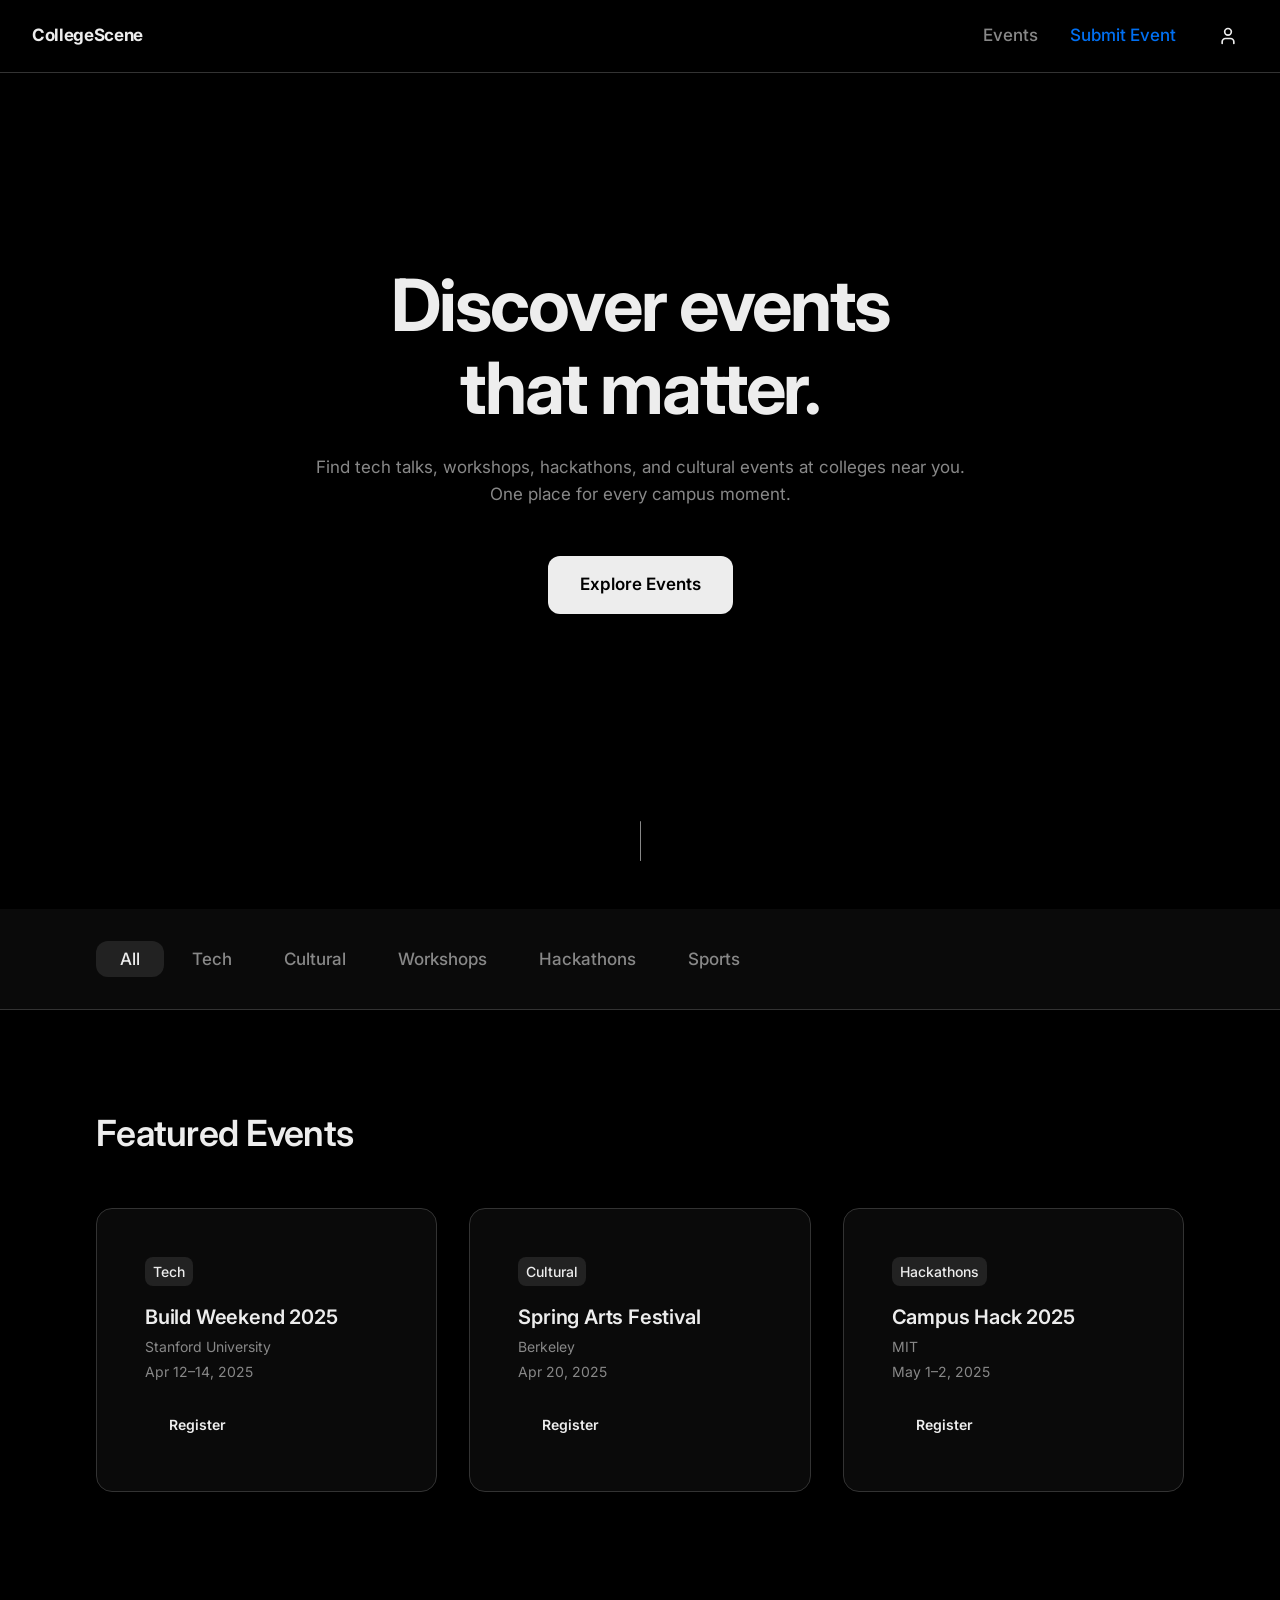
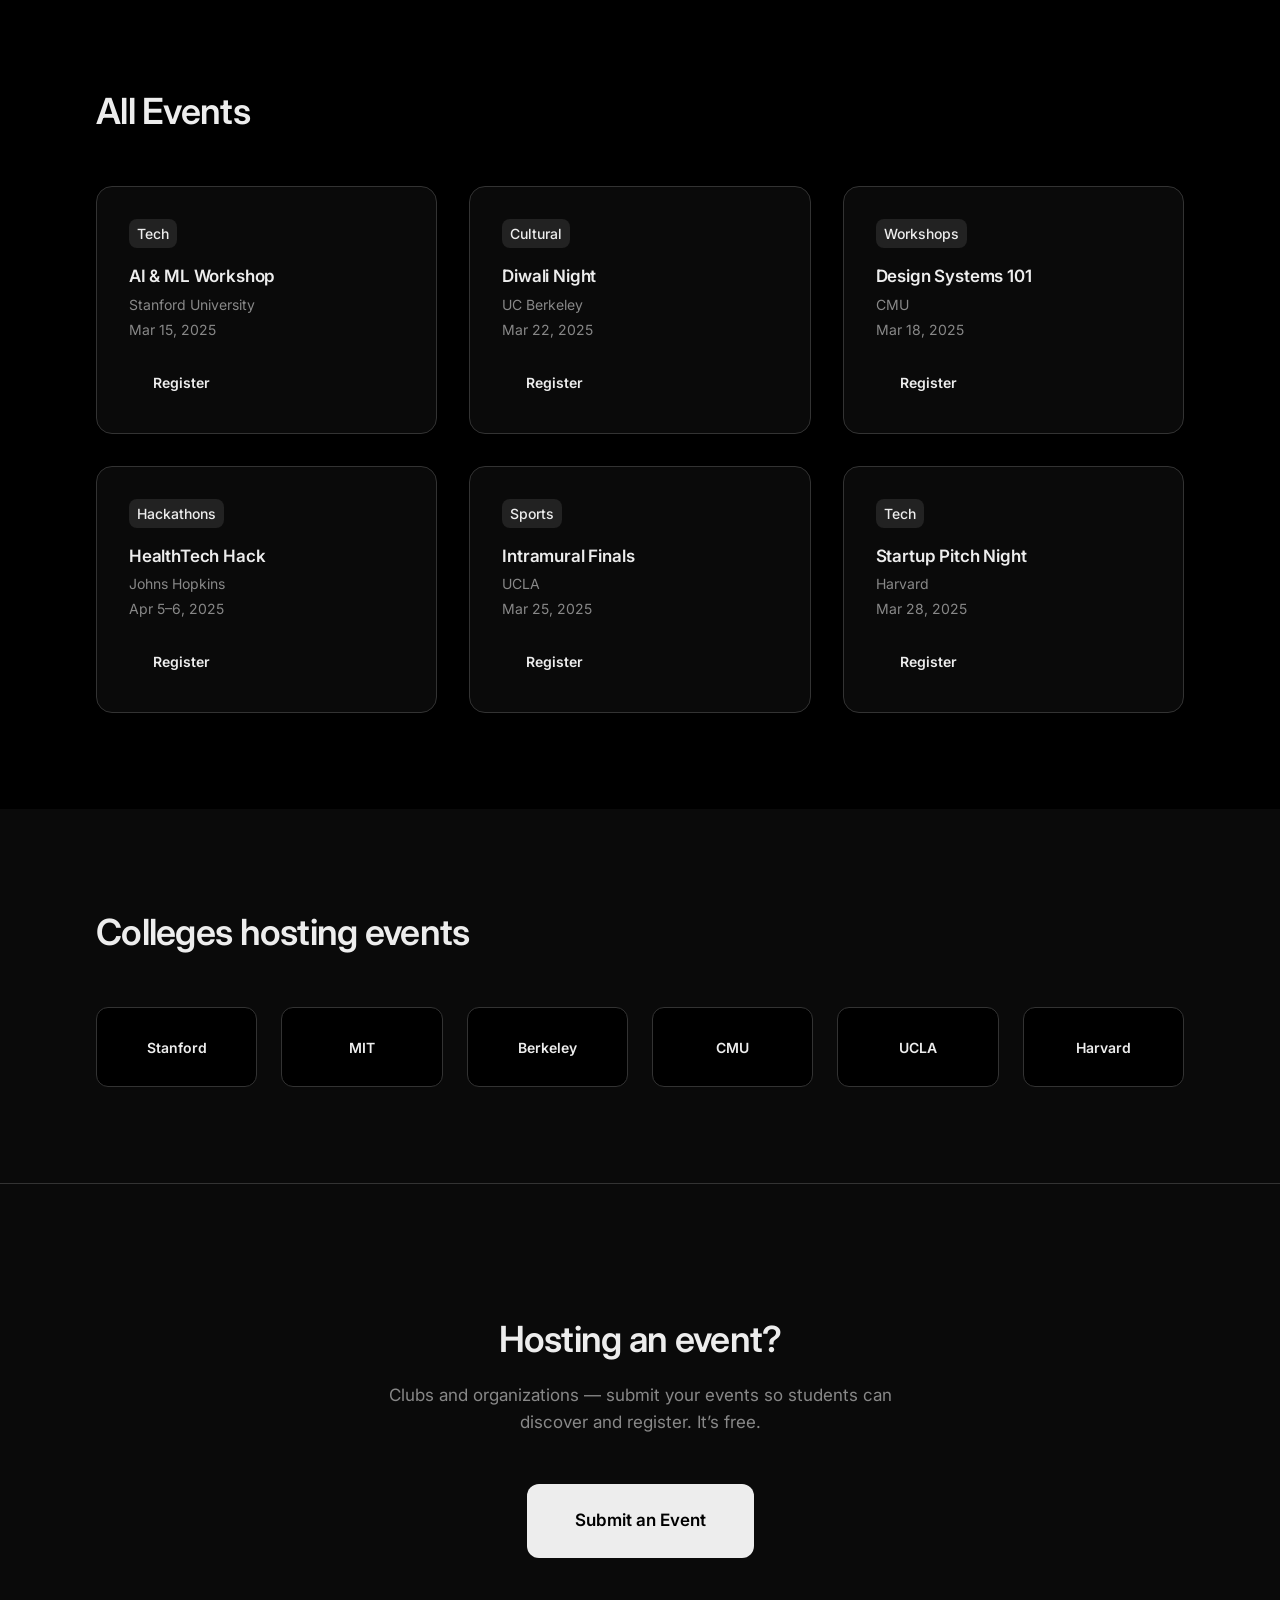
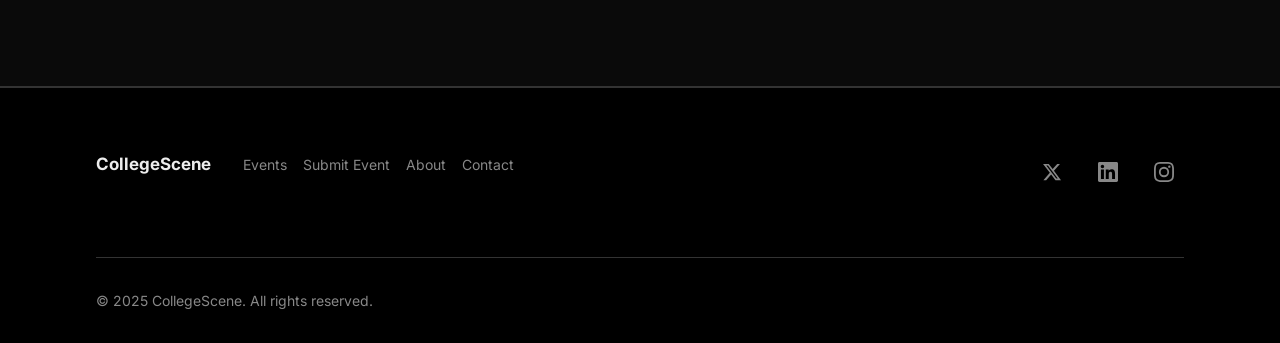
<file: index.html>
<!DOCTYPE html>
<html lang="en">

<head>
  <meta charset="UTF-8">
  <meta name="viewport" content="width=device-width, initial-scale=1.0">
  <meta name="description"
    content="Discover and browse college events : tech talks, workshops, hackathons, cultural events, and more.">
  <title>CollegeScene</title>
  <link rel="stylesheet" href="styles.css">
  <link rel="preconnect" href="https://fonts.googleapis.com">
  <link rel="preconnect" href="https://fonts.gstatic.com" crossorigin>
  <link href="https://fonts.googleapis.com/css2?family=Inter:wght@400;500;600;700&display=swap" rel="stylesheet">
</head>

<body>
  <!-- ========== NAVBAR ========== -->
  <header class="navbar" role="banner">
    <div class="navbar__inner">
      <a href="/" class="navbar__logo" aria-label="CollegeScene — Home">
        <span class="navbar__logo-text">CollegeScene</span>
      </a>
      <div class="navbar__actions">
        <nav class="navbar__nav" aria-label="Main navigation">
          <ul class="navbar__list">
            <li><a href="events.html" class="navbar__link">Events</a></li>
            <li><a href="#submit" class="navbar__link navbar__link--cta">Submit Event</a></li>
          </ul>
        </nav>
        <button type="button" class="navbar__profile" aria-label="View profile">
          <svg class="navbar__profile-icon" width="20" height="20" viewBox="0 0 24 24" fill="none" stroke="currentColor"
            stroke-width="2" stroke-linecap="round" stroke-linejoin="round" aria-hidden="true">
            <path d="M19 21v-2a4 4 0 0 0-4-4H9a4 4 0 0 0-4 4v2"></path>
            <circle cx="12" cy="7" r="4"></circle>
          </svg>
        </button>
        <button type="button" class="navbar__menu-toggle" aria-label="Open menu" aria-expanded="false"
          aria-controls="mobile-menu">
          <span class="navbar__menu-icon"></span>
          <span class="navbar__menu-icon"></span>
          <span class="navbar__menu-icon"></span>
        </button>
      </div>
    </div>
    <div id="mobile-menu" class="navbar__mobile" aria-hidden="true">
      <ul class="navbar__mobile-list">
        <li><a href="events.html" class="navbar__mobile-link">Events</a></li>
        <li><a href="#submit" class="navbar__mobile-link">Submit Event</a></li>
      </ul>
    </div>
  </header>

  <main>
    <!-- ========== HERO ========== -->
    <section class="hero" aria-labelledby="hero-heading">
      <div class="hero__content">
        <h1 id="hero-heading" class="hero__title">
          Discover events<br>that matter.
        </h1>
        <p class="hero__subtext">
          Find tech talks, workshops, hackathons, and cultural events at colleges near you. One place for every campus
          moment.
        </p>
        <div class="hero__ctas">
          <a href="events.html" class="btn btn--primary">Explore Events</a>
        </div>
      </div>
      <div class="hero__scroll-hint" aria-hidden="true">
        <span class="hero__scroll-line"></span>
      </div>
    </section>

    <!-- ========== CATEGORY FILTERS ========== -->
    <section class="filters" id="categories" aria-labelledby="filters-heading">
      <div class="container">
        <h2 id="filters-heading" class="visually-hidden">Filter by category</h2>
        <div class="filters__tabs" role="tablist" aria-label="Event categories">
          <button type="button" class="filters__tab active" role="tab" aria-selected="true" aria-controls="panel-all"
            id="tab-all">All</button>
          <button type="button" class="filters__tab" role="tab" aria-selected="false" aria-controls="panel-tech"
            id="tab-tech">Tech</button>
          <button type="button" class="filters__tab" role="tab" aria-selected="false" aria-controls="panel-cultural"
            id="tab-cultural">Cultural</button>
          <button type="button" class="filters__tab" role="tab" aria-selected="false" aria-controls="panel-workshops"
            id="tab-workshops">Workshops</button>
          <button type="button" class="filters__tab" role="tab" aria-selected="false" aria-controls="panel-hackathons"
            id="tab-hackathons">Hackathons</button>
          <button type="button" class="filters__tab" role="tab" aria-selected="false" aria-controls="panel-sports"
            id="tab-sports">Sports</button>
        </div>
      </div>
    </section>

    <!-- ========== FEATURED EVENTS ========== -->
    <section class="featured" aria-labelledby="featured-heading">
      <div class="container">
        <h2 id="featured-heading" class="section-heading">Featured Events</h2>
        <div class="featured__grid">
          <article class="card card--featured" tabindex="0" onclick="window.location.href='event-pop-up.html'" style="cursor: pointer;">
            <span class="card__tag" aria-hidden="true">Tech</span>
            <h3 class="card__title">Build Weekend 2025</h3>
            <p class="card__college">Stanford University</p>
            <time class="card__date" datetime="2025-04-12">Apr 12–14, 2025</time>
            <a href="event-pop-up.html" class="btn btn--small card__cta">Register</a>
          </article>
          <article class="card card--featured" tabindex="0" onclick="window.location.href='event-pop-up.html'" style="cursor: pointer;">
            <span class="card__tag" aria-hidden="true">Cultural</span>
            <h3 class="card__title">Spring Arts Festival</h3>
            <p class="card__college">Berkeley</p>
            <time class="card__date" datetime="2025-04-20">Apr 20, 2025</time>
            <a href="event-pop-up.html" class="btn btn--small card__cta">Register</a>
          </article>
          <article class="card card--featured" tabindex="0" onclick="window.location.href='event-pop-up.html'" style="cursor: pointer;">
            <span class="card__tag" aria-hidden="true">Hackathons</span>
            <h3 class="card__title">Campus Hack 2025</h3>
            <p class="card__college">MIT</p>
            <time class="card__date" datetime="2025-05-01">May 1–2, 2025</time>
            <a href="event-pop-up.html" class="btn btn--small card__cta">Register</a>
          </article>
        </div>
      </div>
    </section>

    <!-- ========== EVENT DISCOVERY GRID ========== -->
    <section class="events" id="events" aria-labelledby="events-heading">
      <div class="container">
        <h2 id="events-heading" class="section-heading">All Events</h2>
        <div class="events__grid">
          <article class="card" tabindex="0" onclick="window.location.href='event-pop-up.html'" style="cursor: pointer;">
            <span class="card__tag">Tech</span>
            <h3 class="card__title">AI & ML Workshop</h3>
            <p class="card__college">Stanford University</p>
            <time class="card__date" datetime="2025-03-15">Mar 15, 2025</time>
            <a href="event-pop-up.html" class="btn btn--small card__cta">Register</a>
          </article>
          <article class="card" tabindex="0" onclick="window.location.href='event-pop-up.html'" style="cursor: pointer;">
            <span class="card__tag">Cultural</span>
            <h3 class="card__title">Diwali Night</h3>
            <p class="card__college">UC Berkeley</p>
            <time class="card__date" datetime="2025-03-22">Mar 22, 2025</time>
            <a href="event-pop-up.html" class="btn btn--small card__cta">Register</a>
          </article>
          <article class="card" tabindex="0" onclick="window.location.href='event-pop-up.html'" style="cursor: pointer;">
            <span class="card__tag">Workshops</span>
            <h3 class="card__title">Design Systems 101</h3>
            <p class="card__college">CMU</p>
            <time class="card__date" datetime="2025-03-18">Mar 18, 2025</time>
            <a href="event-pop-up.html" class="btn btn--small card__cta">Register</a>
          </article>
          <article class="card" tabindex="0" onclick="window.location.href='event-pop-up.html'" style="cursor: pointer;">
            <span class="card__tag">Hackathons</span>
            <h3 class="card__title">HealthTech Hack</h3>
            <p class="card__college">Johns Hopkins</p>
            <time class="card__date" datetime="2025-04-05">Apr 5–6, 2025</time>
            <a href="event-pop-up.html" class="btn btn--small card__cta">Register</a>
          </article>
          <article class="card" tabindex="0" onclick="window.location.href='event-pop-up.html'" style="cursor: pointer;">
            <span class="card__tag">Sports</span>
            <h3 class="card__title">Intramural Finals</h3>
            <p class="card__college">UCLA</p>
            <time class="card__date" datetime="2025-03-25">Mar 25, 2025</time>
            <a href="event-pop-up.html" class="btn btn--small card__cta">Register</a>
          </article>
          <article class="card" tabindex="0" onclick="window.location.href='event-pop-up.html'" style="cursor: pointer;">
            <span class="card__tag">Tech</span>
            <h3 class="card__title">Startup Pitch Night</h3>
            <p class="card__college">Harvard</p>
            <time class="card__date" datetime="2025-03-28">Mar 28, 2025</time>
            <a href="event-pop-up.html" class="btn btn--small card__cta">Register</a>
          </article>
        </div>
      </div>
    </section>

    <!-- ========== COLLEGE SHOWCASE ========== -->
    <section class="colleges" id="colleges" aria-labelledby="colleges-heading">
      <div class="container">
        <h2 id="colleges-heading" class="section-heading">Colleges hosting events</h2>
        <div class="colleges__grid">
          <div class="college-card" tabindex="0">
            <span class="college-card__name" aria-label="Stanford University">Stanford</span>
          </div>
          <div class="college-card" tabindex="0">
            <span class="college-card__name" aria-label="MIT">MIT</span>
          </div>
          <div class="college-card" tabindex="0">
            <span class="college-card__name" aria-label="UC Berkeley">Berkeley</span>
          </div>
          <div class="college-card" tabindex="0">
            <span class="college-card__name" aria-label="Carnegie Mellon University">CMU</span>
          </div>
          <div class="college-card" tabindex="0">
            <span class="college-card__name" aria-label="UCLA">UCLA</span>
          </div>
          <div class="college-card" tabindex="0">
            <span class="college-card__name" aria-label="Harvard University">Harvard</span>
          </div>
        </div>
      </div>
    </section>

    <!-- ========== CTA SECTION ========== -->
    <section class="cta" id="submit" aria-labelledby="cta-heading">
      <div class="container cta__inner">
        <h2 id="cta-heading" class="cta__title">Hosting an event?</h2>
        <p class="cta__text">Clubs and organizations — submit your events so students can discover and register. It’s
          free.</p>
        <a href="#" class="btn btn--primary btn--large">Submit an Event</a>
      </div>
    </section>
  </main>

  <!-- ========== FOOTER ========== -->
  <footer class="footer" role="contentinfo">
    <div class="container footer__inner">
      <div class="footer__brand">
        <a href="/" class="footer__logo">CollegeScene</a>
      </div>
      <nav class="footer__nav" aria-label="Footer navigation">
        <ul class="footer__links">
          <li><a href="events.html">Events</a></li>
          <li><a href="#submit">Submit Event</a></li>
          <li><a href="#">About</a></li>
          <li><a href="#">Contact</a></li>
        </ul>
      </nav>
      <div class="footer__social" aria-label="Social links">
        <a href="#" class="footer__social-link" aria-label="Twitter">
          <svg width="20" height="20" viewBox="0 0 24 24" fill="currentColor" aria-hidden="true">
            <path
              d="M18.244 2.25h3.308l-7.227 8.26 8.502 11.24H16.17l-5.214-6.817L4.99 21.75H1.68l7.73-8.835L1.254 2.25H8.08l4.713 6.231zm-1.161 17.52h1.833L7.084 4.126H5.117z" />
          </svg>
        </a>
        <a href="#" class="footer__social-link" aria-label="LinkedIn">
          <svg width="20" height="20" viewBox="0 0 24 24" fill="currentColor" aria-hidden="true">
            <path
              d="M20.447 20.452h-3.554v-5.569c0-1.328-.027-3.037-1.852-3.037-1.853 0-2.136 1.445-2.136 2.939v5.667H9.351V9h3.414v1.561h.046c.477-.9 1.637-1.85 3.37-1.85 3.601 0 4.267 2.37 4.267 5.455v6.286zM5.337 7.433c-1.144 0-2.063-.926-2.063-2.065 0-1.138.92-2.063 2.063-2.063 1.14 0 2.064.925 2.064 2.063 0 1.139-.925 2.065-2.064 2.065zm1.782 13.019H3.555V9h3.564v11.452zM22.225 0H1.771C.792 0 0 .774 0 1.729v20.542C0 23.227.792 24 1.771 24h20.451C23.2 24 24 23.227 24 22.271V1.729C24 .774 23.2 0 22.222 0h.003z" />
          </svg>
        </a>
        <a href="#" class="footer__social-link" aria-label="Instagram">
          <svg width="20" height="20" viewBox="0 0 24 24" fill="currentColor" aria-hidden="true">
            <path
              d="M12 2.163c3.204 0 3.584.012 4.85.07 3.252.148 4.771 1.691 4.919 4.919.058 1.265.069 1.645.069 4.849 0 3.205-.012 3.584-.069 4.919-.149 3.225-1.664 4.771-4.919 4.919-1.266.058-1.644.07-4.85.07-3.204 0-3.584-.012-4.849-.07-3.26-.149-4.771-1.699-4.919-4.92-.058-1.265-.07-1.644-.07-4.849 0-3.204.013-3.583.07-4.919.149-3.227 1.664-4.771 4.919-4.919 1.266-.057 1.645-.069 4.849-.069zM12 0C8.741 0 8.333.014 7.053.072 2.695.272.273 2.69.073 7.052.014 8.333 0 8.741 0 12c0 3.259.014 3.668.072 4.948.2 4.358 2.618 6.78 6.98 6.98C8.333 23.986 8.741 24 12 24c3.259 0 3.668-.014 4.948-.072 4.354-.2 6.782-2.618 6.979-6.98.059-1.28.073-1.689.073-4.948 0-3.259-.014-3.667-.072-4.947-.196-4.354-2.617-6.78-6.979-6.98C15.668.014 15.259 0 12 0zm0 5.838a6.162 6.162 0 100 12.324 6.162 6.162 0 000-12.324zM12 16a4 4 0 110-8 4 4 0 010 8zm6.406-11.845a1.44 1.44 0 100 2.881 1.44 1.44 0 000-2.881z" />
          </svg>
        </a>
      </div>
      <p class="footer__copy">&copy; 2025 CollegeScene. All rights reserved.</p>
    </div>
  </footer>

  <script src="script.js"></script>
</body>

</html>
</file>
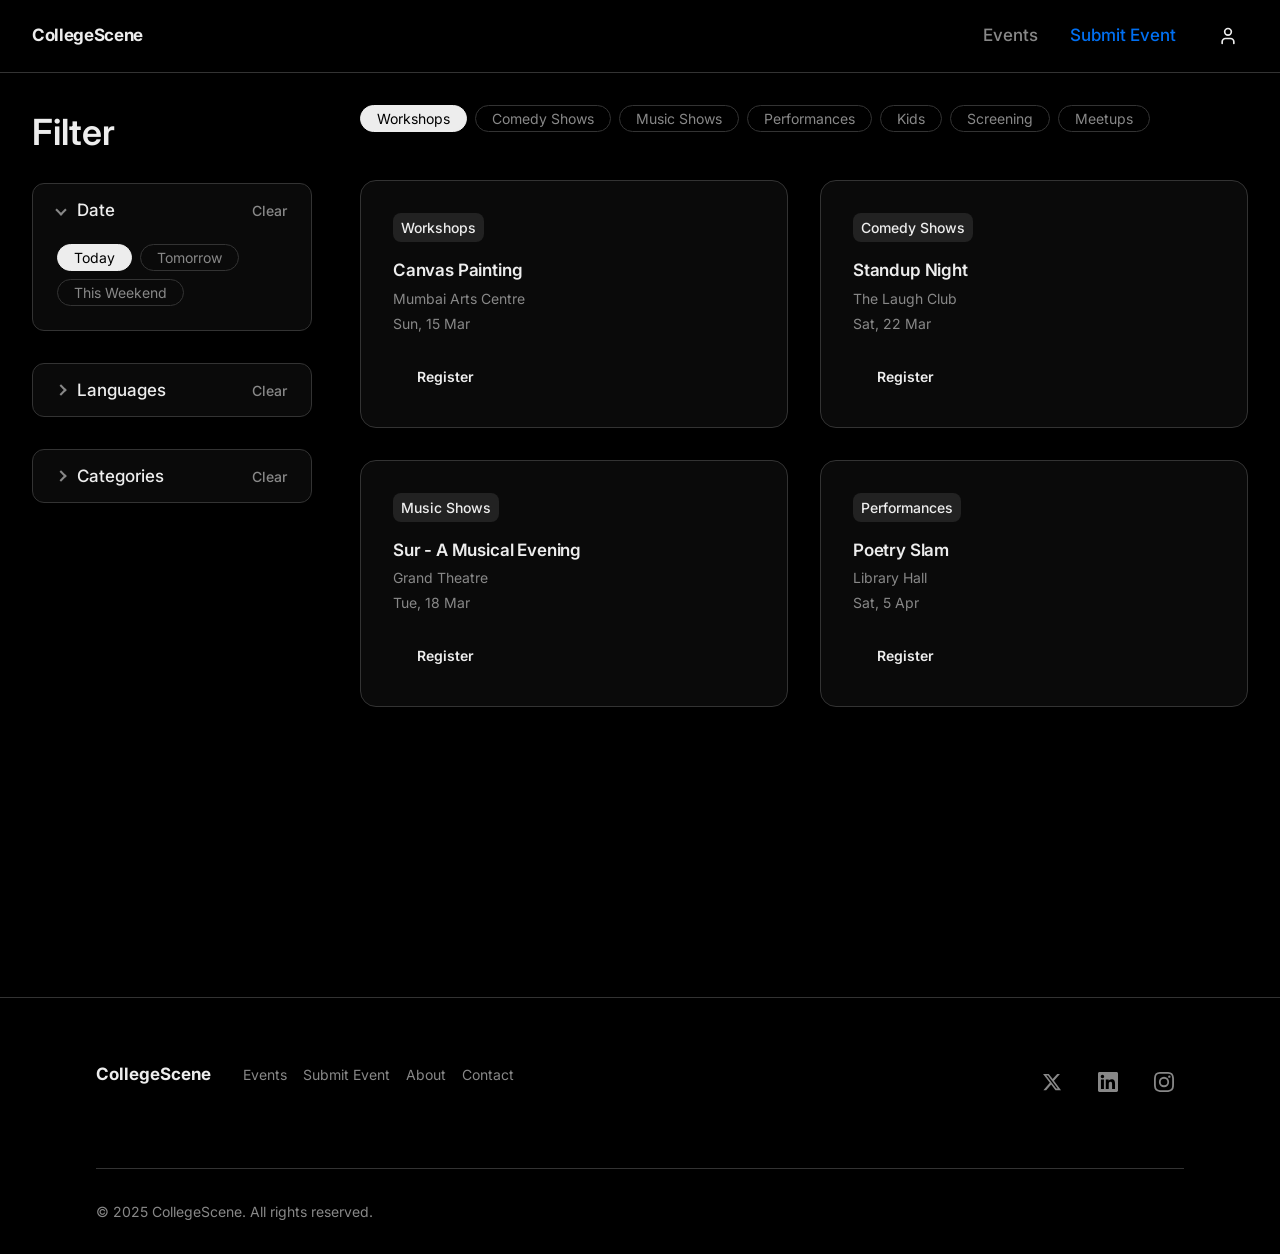
<file: events.html>
<!DOCTYPE html>
<html lang="en">

<head>
  <meta charset="UTF-8">
  <meta name="viewport" content="width=device-width, initial-scale=1.0">
  <title>Events - CollegeScene</title>
  <link rel="stylesheet" href="styles.css">
  <link rel="preconnect" href="https://fonts.googleapis.com">
  <link rel="preconnect" href="https://fonts.gstatic.com" crossorigin>
  <link href="https://fonts.googleapis.com/css2?family=Inter:wght@400;500;600;700&display=swap" rel="stylesheet">
</head>

<body>
  <!-- ========== NAVBAR ========== -->
  <header class="navbar" role="banner">
    <div class="navbar__inner">
      <a href="index.html" class="navbar__logo" aria-label="CollegeScene — Home">
        <span class="navbar__logo-text">CollegeScene</span>
      </a>
      <div class="navbar__actions">
        <nav class="navbar__nav" aria-label="Main navigation">
          <ul class="navbar__list">
            <li><a href="events.html" class="navbar__link">Events</a></li>
            <li><a href="index.html#submit" class="navbar__link navbar__link--cta">Submit Event</a></li>
          </ul>
        </nav>
        <button type="button" class="navbar__profile" aria-label="View profile">
          <svg class="navbar__profile-icon" width="20" height="20" viewBox="0 0 24 24" fill="none" stroke="currentColor"
            stroke-width="2" stroke-linecap="round" stroke-linejoin="round" aria-hidden="true">
            <path d="M19 21v-2a4 4 0 0 0-4-4H9a4 4 0 0 0-4 4v2"></path>
            <circle cx="12" cy="7" r="4"></circle>
          </svg>
        </button>
        <button type="button" class="navbar__menu-toggle" aria-label="Open menu" aria-expanded="false"
          aria-controls="mobile-menu">
          <span class="navbar__menu-icon"></span>
          <span class="navbar__menu-icon"></span>
          <span class="navbar__menu-icon"></span>
        </button>
      </div>
    </div>
    <div id="mobile-menu" class="navbar__mobile" aria-hidden="true">
      <ul class="navbar__mobile-list">
        <li><a href="events.html" class="navbar__mobile-link">Events</a></li>
        <li><a href="index.html#submit" class="navbar__mobile-link">Submit Event</a></li>
      </ul>
    </div>
  </header>

  <main class="events-page-main">
    <div class="layout-with-sidebar">
      
      <!-- ========== SIDEBAR (1 / 4) ========== -->
      <aside class="sidebar">
        <h2 class="sidebar__title" style="margin-bottom: -0.5rem;">Filter</h2>
        
        <div class="filter-group">
          <button class="filter-group__header" aria-expanded="true">
            <span class="filter-group__name">Date</span>
            <span class="filter-group__clear">Clear</span>
          </button>
          <div class="filter-group__content">
            <div class="filter-pills">
              <button class="filter-pill filter-pill--date active">Today</button>
              <button class="filter-pill filter-pill--date">Tomorrow</button>
              <button class="filter-pill filter-pill--date">This Weekend</button>
            </div>
          </div>
        </div>

        <div class="filter-group">
          <button class="filter-group__header" aria-expanded="false">
            <span class="filter-group__name">Languages</span>
            <span class="filter-group__clear">Clear</span>
          </button>
        </div>

        <div class="filter-group">
          <button class="filter-group__header" aria-expanded="false">
            <span class="filter-group__name">Categories</span>
            <span class="filter-group__clear">Clear</span>
          </button>
        </div>

      </aside>

      <!-- ========== MAIN CONTENT (3 / 4) ========== -->
      <div class="content-area">
        
        <!-- Horizontal Category Pills -->
        <div class="quick-categories">
          <button class="filter-pill active">Workshops</button>
          <button class="filter-pill">Comedy Shows</button>
          <button class="filter-pill">Music Shows</button>
          <button class="filter-pill">Performances</button>
          <button class="filter-pill">Kids</button>
          <button class="filter-pill">Screening</button>
          <button class="filter-pill">Meetups</button>
        </div>

        <!-- Event Grid -->
        <div class="events__grid">
          <article class="card" tabindex="0" onclick="window.location.href='event-pop-up.html'" style="cursor: pointer;">
            <span class="card__tag">Workshops</span>
            <h3 class="card__title">Canvas Painting</h3>
            <p class="card__college">Mumbai Arts Centre</p>
            <time class="card__date" datetime="2025-03-15">Sun, 15 Mar</time>
            <a href="event-pop-up.html" class="btn btn--small card__cta">Register</a>
          </article>
          <article class="card" tabindex="0" onclick="window.location.href='event-pop-up.html'" style="cursor: pointer;">
            <span class="card__tag">Comedy Shows</span>
            <h3 class="card__title">Standup Night</h3>
            <p class="card__college">The Laugh Club</p>
            <time class="card__date" datetime="2025-03-22">Sat, 22 Mar</time>
            <a href="event-pop-up.html" class="btn btn--small card__cta">Register</a>
          </article>
          <article class="card" tabindex="0" onclick="window.location.href='event-pop-up.html'" style="cursor: pointer;">
            <span class="card__tag">Music Shows</span>
            <h3 class="card__title">Sur - A Musical Evening</h3>
            <p class="card__college">Grand Theatre</p>
            <time class="card__date" datetime="2025-03-18">Tue, 18 Mar</time>
            <a href="event-pop-up.html" class="btn btn--small card__cta">Register</a>
          </article>
          <article class="card" tabindex="0" onclick="window.location.href='event-pop-up.html'" style="cursor: pointer;">
            <span class="card__tag">Performances</span>
            <h3 class="card__title">Poetry Slam</h3>
            <p class="card__college">Library Hall</p>
            <time class="card__date" datetime="2025-04-05">Sat, 5 Apr</time>
            <a href="event-pop-up.html" class="btn btn--small card__cta">Register</a>
          </article>
        </div>
      </div>
      
    </div>
  </main>

  <!-- ========== FOOTER ========== -->
  <footer class="footer" role="contentinfo">
    <div class="container footer__inner">
      <div class="footer__brand">
        <a href="index.html" class="footer__logo">CollegeScene</a>
      </div>
      <nav class="footer__nav" aria-label="Footer navigation">
        <ul class="footer__links">
          <li><a href="events.html">Events</a></li>
          <li><a href="index.html#submit">Submit Event</a></li>
          <li><a href="#">About</a></li>
          <li><a href="#">Contact</a></li>
        </ul>
      </nav>
      <div class="footer__social" aria-label="Social links">
        <a href="#" class="footer__social-link" aria-label="Twitter">
          <svg width="20" height="20" viewBox="0 0 24 24" fill="currentColor" aria-hidden="true">
            <path
              d="M18.244 2.25h3.308l-7.227 8.26 8.502 11.24H16.17l-5.214-6.817L4.99 21.75H1.68l7.73-8.835L1.254 2.25H8.08l4.713 6.231zm-1.161 17.52h1.833L7.084 4.126H5.117z" />
          </svg>
        </a>
        <a href="#" class="footer__social-link" aria-label="LinkedIn">
          <svg width="20" height="20" viewBox="0 0 24 24" fill="currentColor" aria-hidden="true">
            <path
              d="M20.447 20.452h-3.554v-5.569c0-1.328-.027-3.037-1.852-3.037-1.853 0-2.136 1.445-2.136 2.939v5.667H9.351V9h3.414v1.561h.046c.477-.9 1.637-1.85 3.37-1.85 3.601 0 4.267 2.37 4.267 5.455v6.286zM5.337 7.433c-1.144 0-2.063-.926-2.063-2.065 0-1.138.92-2.063 2.063-2.063 1.14 0 2.064.925 2.064 2.063 0 1.139-.925 2.065-2.064 2.065zm1.782 13.019H3.555V9h3.564v11.452zM22.225 0H1.771C.792 0 0 .774 0 1.729v20.542C0 23.227.792 24 1.771 24h20.451C23.2 24 24 23.227 24 22.271V1.729C24 .774 23.2 0 22.222 0h.003z" />
          </svg>
        </a>
        <a href="#" class="footer__social-link" aria-label="Instagram">
          <svg width="20" height="20" viewBox="0 0 24 24" fill="currentColor" aria-hidden="true">
            <path
              d="M12 2.163c3.204 0 3.584.012 4.85.07 3.252.148 4.771 1.691 4.919 4.919.058 1.265.069 1.645.069 4.849 0 3.205-.012 3.584-.069 4.919-.149 3.225-1.664 4.771-4.919 4.919-1.266.058-1.644.07-4.85.07-3.204 0-3.584-.012-4.849-.07-3.26-.149-4.771-1.699-4.919-4.92-.058-1.265-.07-1.644-.07-4.849 0-3.204.013-3.583.07-4.919.149-3.227 1.664-4.771 4.919-4.919 1.266-.057 1.645-.069 4.849-.069zM12 0C8.741 0 8.333.014 7.053.072 2.695.272.273 2.69.073 7.052.014 8.333 0 8.741 0 12c0 3.259.014 3.668.072 4.948.2 4.358 2.618 6.78 6.98 6.98C8.333 23.986 8.741 24 12 24c3.259 0 3.668-.014 4.948-.072 4.354-.2 6.782-2.618 6.979-6.98.059-1.28.073-1.689.073-4.948 0-3.259-.014-3.667-.072-4.947-.196-4.354-2.617-6.78-6.979-6.98C15.668.014 15.259 0 12 0zm0 5.838a6.162 6.162 0 100 12.324 6.162 6.162 0 000-12.324zM12 16a4 4 0 110-8 4 4 0 010 8zm6.406-11.845a1.44 1.44 0 100 2.881 1.44 1.44 0 000-2.881z" />
          </svg>
        </a>
      </div>
      <p class="footer__copy">&copy; 2025 CollegeScene. All rights reserved.</p>
    </div>
  </footer>

  <script src="script.js"></script>
</body>

</html>
</file>
<file: styles.css>
/* ============================================
   SortMyScene — College Events
   Apple / Linear / Stripe inspired • HTML + CSS
   ============================================ */

/* ---------- 1. CSS Variables ---------- */
:root {
  /* Colors — solid only, high contrast (WCAG) */
  --color-bg: #000000;
  --color-bg-elevated: #0a0a0a;
  --color-text: #ededed;
  --color-text-muted: #888888;
  --color-border: #333333;
  --color-primary: #ededed;
  --color-primary-hover: #ffffff;
  --color-accent: #0070f3;
  --color-accent-hover: #3291ff;
  --color-tag: #222222;
  --color-tag-text: #ededed;

  /* Typography */
  --font-sans: "Inter", -apple-system, BlinkMacSystemFont, "Segoe UI", Roboto, sans-serif;
  --text-hero: clamp(2.5rem, 6vw + 1.5rem, 4.5rem);
  --text-h1: clamp(2rem, 4vw + 1rem, 3.5rem);
  --text-h2: clamp(1.5rem, 2.5vw + 0.5rem, 2.25rem);
  --text-body: clamp(0.9375rem, 0.5vw + 0.85rem, 1.0625rem);
  --text-small: clamp(0.8125rem, 0.25vw + 0.75rem, 0.875rem);
  --line-tight: 1.15;
  --line-normal: 1.5;
  --line-relaxed: 1.6;

  /* Spacing */
  --space-xs: 0.25rem;
  --space-sm: 0.5rem;
  --space-md: 1rem;
  --space-lg: 1.5rem;
  --space-xl: 2rem;
  --space-2xl: 3rem;
  --space-3xl: 4rem;
  --space-4xl: 6rem;
  --space-5xl: 8rem;
  --container-max: 72rem;
  --container-padding: clamp(1rem, 5vw, 2rem);

  /* Motion */
  --ease-out: cubic-bezier(0.25, 0.46, 0.45, 0.94);
  --ease-in-out: cubic-bezier(0.65, 0, 0.35, 1);
  --duration-fast: 150ms;
  --duration-normal: 250ms;
  --duration-slow: 400ms;

  /* Elevation (solid shadows, subtle) */
  --shadow-card: 0 2px 8px rgba(0, 0, 0, 0.06);
  --shadow-card-hover: 0 8px 24px rgba(0, 0, 0, 0.1);
  --radius-sm: 8px;
  --radius-md: 12px;
  --radius-lg: 16px;
}

/* ---------- 2. Reset & Base ---------- */
*,
*::before,
*::after {
  box-sizing: border-box;
  margin: 0;
  padding: 0;
}

html {
  scroll-behavior: smooth;
}

body {
  font-family: var(--font-sans);
  font-size: var(--text-body);
  line-height: var(--line-normal);
  color: var(--color-text);
  background-color: var(--color-bg);
  -webkit-font-smoothing: antialiased;
  -moz-osx-font-smoothing: grayscale;
}

img {
  max-width: 100%;
  height: auto;
  display: block;
}

a {
  color: inherit;
  text-decoration: none;
}

button {
  font-family: inherit;
  font-size: inherit;
  cursor: pointer;
  border: none;
  background: none;
}

ul, ol {
  list-style: none;
}

/* Focus visible for keyboard accessibility */
:focus-visible {
  outline: 2px solid var(--color-accent);
  outline-offset: 2px;
}

/* ---------- 3. Layout Utilities ---------- */
.container {
  width: 100%;
  max-width: var(--container-max);
  margin-inline: auto;
  padding-inline: var(--container-padding);
}

.visually-hidden {
  position: absolute;
  width: 1px;
  height: 1px;
  padding: 0;
  margin: -1px;
  overflow: hidden;
  clip: rect(0, 0, 0, 0);
  white-space: nowrap;
  border: 0;
}

/* ---------- 4. Buttons ---------- */
.btn {
  display: inline-flex;
  align-items: center;
  justify-content: center;
  padding: var(--space-md) var(--space-xl);
  font-weight: 600;
  border-radius: var(--radius-md);
  transition: background-color var(--duration-normal) var(--ease-out),
    color var(--duration-normal) var(--ease-out),
    transform var(--duration-fast) var(--ease-out);
}

.btn--primary {
  background-color: var(--color-primary);
  color: #000;
}

.btn--primary:hover {
  background-color: var(--color-primary-hover);
}

.btn--primary:active {
  transform: scale(0.98);
}

.btn--secondary {
  background-color: transparent;
  color: var(--color-text);
  border: 2px solid var(--color-border);
}

.btn--secondary:hover {
  border-color: var(--color-text);
  color: var(--color-text);
}

.btn--small {
  padding: var(--space-sm) var(--space-lg);
  font-size: var(--text-small);
}

.btn--large {
  padding: var(--space-lg) var(--space-2xl);
  font-size: var(--text-body);
}

/* ---------- 5. Navbar ---------- */
.navbar {
  position: sticky;
  top: 0;
  z-index: 100;
  background-color: rgba(0, 0, 0, 0.85);
  backdrop-filter: saturate(180%) blur(12px);
  -webkit-backdrop-filter: saturate(180%) blur(12px);
  border-bottom: 1px solid var(--color-border);
  transition: background-color var(--duration-normal);
}

.navbar__inner {
  display: flex;
  align-items: center;
  justify-content: space-between;
  max-width: 100%;
  margin-inline: auto;
  padding: var(--space-md) var(--container-padding);
  min-height: 3.5rem;
}

.navbar__logo {
  font-weight: 700;
  font-size: var(--text-body);
  letter-spacing: -0.02em;
  color: var(--color-text);
  transition: opacity var(--duration-fast);
}

.navbar__logo:hover {
  opacity: 0.8;
}


.navbar__nav {
  display: none;
}

@media (min-width: 768px) {
  .navbar__nav {
    display: block;
    margin-right: var(--space-md);
  }
}

.navbar__list {
  display: flex;
  align-items: center;
  gap: var(--space-xl);
}

.navbar__link {
  font-weight: 500;
  color: var(--color-text-muted);
  transition: color var(--duration-fast);
}

.navbar__link:hover,
.navbar__link:focus-visible {
  color: var(--color-text);
}

.navbar__link--cta {
  color: var(--color-accent);
}

.navbar__link--cta:hover {
  color: var(--color-accent-hover);
}

.navbar__actions {
  display: flex;
  align-items: center;
  gap: var(--space-md);
}

.navbar__profile {
  display: flex;
  align-items: center;
  justify-content: center;
  width: 2.5rem;
  height: 2.5rem;
  color: var(--color-text);
  border-radius: var(--radius-sm);
  transition: background-color var(--duration-fast), color var(--duration-fast);
}

.navbar__profile:hover {
  background-color: var(--color-tag);
  color: var(--color-text);
}

.navbar__menu-toggle {
  display: flex;
  flex-direction: column;
  justify-content: center;
  gap: 5px;
  width: 2.5rem;
  height: 2.5rem;
  padding: var(--space-sm);
}

@media (min-width: 768px) {
  .navbar__menu-toggle {
    display: none;
  }
}

.navbar__menu-icon {
  display: block;
  width: 100%;
  height: 2px;
  background-color: var(--color-text);
  border-radius: 1px;
  transition: transform var(--duration-normal) var(--ease-in-out),
    opacity var(--duration-normal);
}

.navbar__menu-toggle[aria-expanded="true"] .navbar__menu-icon:nth-child(1) {
  transform: translateY(7px) rotate(45deg);
}

.navbar__menu-toggle[aria-expanded="true"] .navbar__menu-icon:nth-child(2) {
  opacity: 0;
}

.navbar__menu-toggle[aria-expanded="true"] .navbar__menu-icon:nth-child(3) {
  transform: translateY(-7px) rotate(-45deg);
}

/* Mobile menu */
.navbar__mobile {
  display: block;
  max-height: 0;
  overflow: hidden;
  background-color: var(--color-bg-elevated);
  border-bottom: 1px solid var(--color-border);
  transition: max-height var(--duration-slow) var(--ease-in-out);
}

.navbar__mobile.is-open {
  max-height: 20rem;
}

@media (min-width: 768px) {
  .navbar__mobile {
    display: none;
  }
}

.navbar__mobile-list {
  padding: var(--space-lg) var(--container-padding);
  display: flex;
  flex-direction: column;
  gap: var(--space-sm);
}

.navbar__mobile-link {
  display: block;
  padding: var(--space-md);
  font-weight: 500;
  color: var(--color-text);
  border-radius: var(--radius-sm);
  transition: background-color var(--duration-fast);
}

.navbar__mobile-link:hover,
.navbar__mobile-link:focus-visible {
  background-color: var(--color-tag);
}

/* ---------- 6. Hero ---------- */
.hero {
  min-height: calc(100vh - 4rem);
  display: flex;
  flex-direction: column;
  align-items: center;
  justify-content: center;
  text-align: center;
  padding: var(--space-4xl) var(--container-padding) var(--space-5xl);
  position: relative;
}

.hero__content {
  max-width: 42rem;
  margin-top: -8vh;
}

.hero__title {
  font-size: var(--text-hero);
  font-weight: 700;
  line-height: var(--line-tight);
  letter-spacing: -0.03em;
  color: var(--color-text);
  margin-bottom: var(--space-lg);
  animation: heroFadeIn 0.8s var(--ease-out) both;
}

.hero__subtext {
  font-size: var(--text-body);
  line-height: var(--line-relaxed);
  color: var(--color-text-muted);
  margin-bottom: var(--space-2xl);
  animation: heroFadeIn 0.8s var(--ease-out) 0.15s both;
}

.hero__ctas {
  display: flex;
  flex-wrap: wrap;
  gap: var(--space-md);
  justify-content: center;
  animation: heroFadeIn 0.8s var(--ease-out) 0.3s both;
}

.hero__scroll-hint {
  position: absolute;
  bottom: var(--space-2xl);
  left: 50%;
  transform: translateX(-50%);
  animation: heroFadeIn 0.8s var(--ease-out) 0.6s both;
}

.hero__scroll-line {
  display: block;
  width: 1px;
  height: 2.5rem;
  background-color: var(--color-text-muted);
  border-radius: 1px;
  animation: scrollPulse 2s var(--ease-in-out) infinite;
}

@keyframes heroFadeIn {
  from {
    opacity: 0;
    transform: translateY(16px);
  }
  to {
    opacity: 1;
    transform: translateY(0);
  }
}

@keyframes scrollPulse {
  0%, 100% { opacity: 0.4; }
  50% { opacity: 1; }
}

/* ---------- 7. Section Headings ---------- */
.section-heading {
  font-size: var(--text-h2);
  font-weight: 600;
  letter-spacing: -0.02em;
  margin-bottom: var(--space-2xl);
  color: var(--color-text);
}

/* ---------- 8. Category Filters (Tabs) ---------- */
.filters {
  padding: var(--space-xl) 0;
  border-bottom: 1px solid var(--color-border);
  background-color: var(--color-bg-elevated);
}

.filters__tabs {
  display: flex;
  flex-wrap: wrap;
  gap: var(--space-xs);
}

.filters__tab {
  padding: var(--space-sm) var(--space-lg);
  font-weight: 500;
  color: var(--color-text-muted);
  border-radius: var(--radius-md);
  transition: color var(--duration-normal) var(--ease-out),
    background-color var(--duration-normal) var(--ease-out);
}

.filters__tab:hover {
  color: var(--color-text);
}

.filters__tab:focus-visible {
  color: var(--color-text);
}

.filters__tab.active {
  color: var(--color-text);
  background-color: var(--color-tag);
}

/* ---------- 9. Cards (Events) ---------- */
.card {
  background-color: var(--color-bg-elevated);
  border: 1px solid var(--color-border);
  border-radius: var(--radius-lg);
  padding: var(--space-xl);
  transition: transform var(--duration-normal) var(--ease-out),
    box-shadow var(--duration-normal) var(--ease-out),
    border-color var(--duration-normal);
  position: relative;
}

.card:hover,
.card:focus-within {
  transform: translateY(-4px);
  box-shadow: var(--shadow-card-hover);
  border-color: var(--color-border);
}

.card__tag {
  display: inline-block;
  font-size: var(--text-small);
  font-weight: 500;
  padding: var(--space-xs) var(--space-sm);
  background-color: var(--color-tag);
  color: var(--color-tag-text);
  border-radius: var(--radius-sm);
  margin-bottom: var(--space-md);
}

.card__title {
  font-size: var(--text-body);
  font-weight: 600;
  letter-spacing: -0.01em;
  margin-bottom: var(--space-xs);
  color: var(--color-text);
}

.card__college {
  font-size: var(--text-small);
  color: var(--color-text-muted);
  margin-bottom: var(--space-xs);
}

.card__date {
  font-size: var(--text-small);
  color: var(--color-text-muted);
  margin-bottom: var(--space-lg);
  display: block;
}

.card__cta {
  margin-top: auto;
}

/* Staggered card animation */
.events__grid .card,
.featured__grid .card {
  animation: cardFadeIn 0.5s var(--ease-out) both;
}

.events__grid .card:nth-child(1) { animation-delay: 0.05s; }
.events__grid .card:nth-child(2) { animation-delay: 0.1s; }
.events__grid .card:nth-child(3) { animation-delay: 0.15s; }
.events__grid .card:nth-child(4) { animation-delay: 0.2s; }
.events__grid .card:nth-child(5) { animation-delay: 0.25s; }
.events__grid .card:nth-child(6) { animation-delay: 0.3s; }

.featured__grid .card:nth-child(1) { animation-delay: 0.05s; }
.featured__grid .card:nth-child(2) { animation-delay: 0.15s; }
.featured__grid .card:nth-child(3) { animation-delay: 0.25s; }

@keyframes cardFadeIn {
  from {
    opacity: 0;
    transform: translateY(12px);
  }
  to {
    opacity: 1;
    transform: translateY(0);
  }
}

/* ---------- 10. Featured Events ---------- */
.featured {
  padding: var(--space-4xl) 0;
}

.featured__grid {
  display: grid;
  grid-template-columns: repeat(auto-fit, minmax(min(100%, 20rem), 1fr));
  gap: var(--space-xl);
}

.card--featured {
  padding: var(--space-2xl);
}

.card--featured .card__title {
  font-size: clamp(1.0625rem, 1.5vw + 0.5rem, 1.25rem);
}

/* ---------- 11. Event Discovery Grid ---------- */
.events {
  padding: var(--space-4xl) 0;
  background-color: var(--color-bg);
}

.events__grid {
  display: grid;
  grid-template-columns: repeat(auto-fill, minmax(min(100%, 18rem), 1fr));
  gap: var(--space-xl);
}

/* ---------- 12. Events Page Layout (Sidebar + Content) ---------- */
.events-page-main {
  padding: var(--space-xl) 0 var(--space-4xl);
}

.layout-with-sidebar {
  display: grid;
  grid-template-columns: 1fr;
  gap: var(--space-2xl);
  padding-inline: var(--space-md);
}

@media (min-width: 768px) {
  .layout-with-sidebar {
    grid-template-columns: 280px 1fr;
    padding-left: var(--space-xl);
    padding-right: var(--container-padding);
  }
}

/* Sidebar styling */
.sidebar {
  display: flex;
  flex-direction: column;
  gap: var(--space-xl);
}

@media (min-width: 768px) {
  .sidebar {
    position: sticky;
    top: calc(3.5rem + var(--space-xl)); /* header height + padding */
    align-self: start;
    height: calc(100vh - 3.5rem - var(--space-2xl));
    overflow-y: auto;
    scrollbar-width: none; /* Firefox */
  }
  .sidebar::-webkit-scrollbar {
    display: none; /* Chrome/Safari */
  }
}

.sidebar__title {
  font-size: var(--text-h2);
  font-weight: 600;
  color: var(--color-text);
  margin-bottom: var(--space-sm);
}

/* Filter Groups */
.filter-group {
  background-color: var(--color-bg-elevated);
  border: 1px solid var(--color-border);
  border-radius: var(--radius-md);
  overflow: hidden;
}

.filter-group__header {
  width: 100%;
  display: flex;
  justify-content: space-between;
  align-items: center;
  padding: var(--space-md) var(--space-lg);
  background-color: transparent;
  color: var(--color-text);
  font-weight: 500;
  text-align: left;
}

.filter-group__header:hover {
  background-color: rgba(255,255,255,0.02);
}

.filter-group__name {
  display: flex;
  align-items: center;
  gap: var(--space-sm);
}

/* Arrow indicator before name */
.filter-group__name::before {
  content: "";
  display: inline-block;
  width: 8px;
  height: 8px;
  border-right: 2px solid var(--color-text-muted);
  border-bottom: 2px solid var(--color-text-muted);
  transform: rotate(-45deg);
  transition: transform var(--duration-fast);
  margin-right: var(--space-xs);
}

.filter-group__header[aria-expanded="true"] .filter-group__name::before {
  transform: rotate(45deg);
}

.filter-group__clear {
  font-size: var(--text-small);
  color: var(--color-text-muted);
}

.filter-group__clear:hover {
  color: var(--color-text);
  text-decoration: underline;
}

.filter-group__content {
  padding: 0 var(--space-lg) var(--space-lg);
  display: none;
}

.filter-group__header[aria-expanded="true"] + .filter-group__content {
  display: block;
}

.filter-pills {
  display: flex;
  flex-wrap: wrap;
  gap: var(--space-sm);
  margin-top: var(--space-sm);
}

.filter-pill {
  padding: var(--space-xs) var(--space-md);
  font-size: var(--text-small);
  color: var(--color-text-muted);
  background-color: transparent;
  border: 1px solid var(--color-border);
  border-radius: 999px;
  transition: all var(--duration-fast);
}

.filter-pill:hover {
  border-color: var(--color-text-muted);
  color: var(--color-text);
}

.filter-pill.active {
  background-color: var(--color-primary);
  color: #000;
  border-color: var(--color-primary);
}

/* Horizontal Quick Categories */
.quick-categories {
  display: flex;
  gap: var(--space-sm);
  overflow-x: auto;
  padding-bottom: var(--space-md);
  margin-bottom: var(--space-xl);
  scrollbar-width: none;
}

.quick-categories::-webkit-scrollbar {
  display: none;
}

.quick-categories .filter-pill {
  white-space: nowrap;
}

.content-area__title {
  margin-bottom: var(--space-md);
}

/* ---------- 13. College Showcase ---------- */
.colleges {
  padding: var(--space-4xl) 0;
  background-color: var(--color-bg-elevated);
}

.colleges__grid {
  display: grid;
  grid-template-columns: repeat(auto-fill, minmax(min(100%, 10rem), 1fr));
  gap: var(--space-lg);
}

.college-card {
  display: flex;
  align-items: center;
  justify-content: center;
  min-height: 5rem;
  padding: var(--space-lg);
  background-color: var(--color-bg);
  border: 1px solid var(--color-border);
  border-radius: var(--radius-md);
  transition: transform var(--duration-normal) var(--ease-out),
    box-shadow var(--duration-normal) var(--ease-out);
}

.college-card:hover,
.college-card:focus-within {
  transform: translateY(-2px);
  box-shadow: var(--shadow-card);
}

.college-card__name {
  font-weight: 600;
  font-size: var(--text-small);
  color: var(--color-text);
  text-align: center;
}

/* ---------- 13. CTA Section ---------- */
.cta {
  padding: var(--space-5xl) 0;
  background-color: var(--color-bg-elevated);
  border-top: 1px solid var(--color-border);
  border-bottom: 1px solid var(--color-border);
  color: var(--color-text);
  text-align: center;
}

.cta__inner {
  max-width: 36rem;
  margin-inline: auto;
}

.cta__title {
  font-size: var(--text-h2);
  font-weight: 600;
  letter-spacing: -0.02em;
  margin-bottom: var(--space-md);
}

.cta__text {
  font-size: var(--text-body);
  line-height: var(--line-relaxed);
  color: var(--color-text-muted);
  margin-bottom: var(--space-2xl);
}

.cta .btn--primary {
  background-color: var(--color-primary);
  color: #000;
}

.cta .btn--primary:hover {
  background-color: var(--color-primary-hover);
  color: #000;
}

/* ---------- 14. Footer ---------- */
.footer {
  padding: var(--space-3xl) 0 var(--space-xl);
  background-color: var(--color-bg);
  border-top: 1px solid var(--color-border);
}

.footer__inner {
  display: grid;
  grid-template-columns: 1fr;
  gap: var(--space-xl);
  text-align: center;
}

@media (min-width: 640px) {
  .footer__inner {
    grid-template-columns: auto 1fr auto;
    grid-template-rows: auto auto;
    text-align: left;
  }

  .footer__nav {
    grid-column: 2;
    grid-row: 1 / -1;
  }

  .footer__social {
    grid-column: 3;
    grid-row: 1 / -1;
    justify-self: end;
  }

  .footer__copy {
    grid-column: 1 / -1;
  }
}

.footer__logo {
  font-weight: 700;
  color: var(--color-text);
  transition: opacity var(--duration-fast);
}

.footer__logo:hover {
  opacity: 0.8;
}

.footer__links {
  display: flex;
  flex-wrap: wrap;
  gap: var(--space-md);
  justify-content: center;
}

@media (min-width: 640px) {
  .footer__links {
    justify-content: flex-start;
  }
}

.footer__links a {
  color: var(--color-text-muted);
  font-size: var(--text-small);
  transition: color var(--duration-fast);
}

.footer__links a:hover,
.footer__links a:focus-visible {
  color: var(--color-text);
}

.footer__social {
  display: flex;
  gap: var(--space-md);
  justify-content: center;
}

.footer__social-link {
  display: flex;
  align-items: center;
  justify-content: center;
  width: 2.5rem;
  height: 2.5rem;
  color: var(--color-text-muted);
  border-radius: var(--radius-sm);
  transition: color var(--duration-fast), background-color var(--duration-fast);
}

.footer__social-link:hover,
.footer__social-link:focus-visible {
  color: var(--color-text);
  background-color: var(--color-tag);
}

.footer__copy {
  font-size: var(--text-small);
  color: var(--color-text-muted);
  padding-top: var(--space-xl);
  border-top: 1px solid var(--color-border);
  margin-top: var(--space-md);
}

/* ---------- 15. Responsive ---------- */
@media (max-width: 767px) {
  .hero__title {
    font-size: clamp(2rem, 8vw, 2.75rem);
  }

  .hero__ctas {
    align-items: center;
  }
}

/* Reduce motion for users who prefer it */
@media (prefers-reduced-motion: reduce) {
  *,
  *::before,
  *::after {
    animation-duration: 0.01ms !important;
    animation-iteration-count: 1 !important;
    transition-duration: 0.01ms !important;
  }

  .hero__scroll-line {
    animation: none;
  }
}

/* ---------- 16. Event Details Page ---------- */
.event-details-main {
  padding: var(--space-2xl) 0 var(--space-4xl);
}

.event-details__back {
  margin-bottom: var(--space-lg);
}

.btn-back {
  display: inline-flex;
  align-items: center;
  gap: var(--space-xs);
  color: var(--color-text-muted);
  font-weight: 500;
  font-size: var(--text-small);
  transition: color var(--duration-fast), transform var(--duration-fast);
}

.btn-back:hover {
  color: var(--color-text);
  transform: translateX(-4px);
}

.event-header {
  display: flex;
  justify-content: space-between;
  align-items: flex-start;
  margin-bottom: var(--space-xl);
  gap: var(--space-md);
}

.event-header__title {
  font-size: var(--text-h1);
  font-weight: 700;
  letter-spacing: -0.02em;
  color: var(--color-text);
  line-height: var(--line-tight);
}

.btn-icon {
  display: flex;
  align-items: center;
  justify-content: center;
  width: 2.5rem;
  height: 2.5rem;
  min-width: 2.5rem;
  border-radius: 50%;
  background-color: var(--color-bg-elevated);
  color: var(--color-text);
  border: 1px solid var(--color-border);
  transition: background-color var(--duration-fast);
}
.btn-icon:hover {
  background-color: var(--color-border);
}

.event-layout {
  display: grid;
  grid-template-columns: 1fr;
  gap: var(--space-2xl);
}

@media (min-width: 992px) {
  .event-layout {
    grid-template-columns: 2fr 1fr;
    align-items: start;
  }
}

.event-left {
  display: flex;
  flex-direction: column;
  gap: var(--space-xl);
}

.event-banner {
  width: 100%;
  border-radius: var(--radius-lg);
  overflow: hidden;
  position: relative;
  aspect-ratio: 16 / 9;
  background-color: var(--color-bg-elevated);
}

.event-banner img {
  width: 100%;
  height: 100%;
  object-fit: cover;
}

.event-banner__dots {
  position: absolute;
  bottom: var(--space-md);
  left: 50%;
  transform: translateX(-50%);
  display: flex;
  gap: var(--space-xs);
}
.event-banner__dot {
  width: 8px;
  height: 8px;
  border-radius: 50%;
  background-color: rgba(255, 255, 255, 0.4);
}
.event-banner__dot.active {
  background-color: #fff;
  width: 24px;
  border-radius: 4px;
}

.event-banner__arrow {
  position: absolute;
  top: 50%;
  transform: translateY(-50%);
  width: 2.5rem;
  height: 2.5rem;
  background: rgba(0,0,0,0.5);
  border-radius: 50%;
  display: flex;
  align-items: center;
  justify-content: center;
  color: #fff;
  cursor: pointer;
  border: none;
  transition: background-color var(--duration-fast);
}
.event-banner__arrow:hover {
  background: rgba(0,0,0,0.8);
}
.event-banner__arrow--left { left: var(--space-md); }
.event-banner__arrow--right { right: var(--space-md); }

.event-tags-bar {
  display: flex;
  flex-wrap: wrap;
  justify-content: space-between;
  align-items: center;
  gap: var(--space-md);
}

.event-tags-bar .tags {
  display: flex;
  gap: var(--space-sm);
}

.event-about {
  margin-top: var(--space-xl);
}

.event-about p {
  color: var(--color-text-muted);
  line-height: var(--line-relaxed);
  margin-bottom: var(--space-md);
}

.event-info-card {
  background-color: var(--color-bg-elevated);
  border: 1px solid var(--color-border);
  border-radius: var(--radius-lg);
  padding: var(--space-xl);
  display: flex;
  flex-direction: column;
  gap: var(--space-lg);
}

.info-list {
  display: flex;
  flex-direction: column;
  gap: var(--space-md);
}

.info-list li {
  display: flex;
  align-items: flex-start;
  gap: var(--space-md);
  color: var(--color-text);
  font-size: var(--text-small);
  line-height: 1.4;
}

.info-list .icon {
  flex-shrink: 0;
  width: 20px;
  height: 20px;
  color: var(--color-text-muted);
}

.booking-alert {
  background-color: rgba(244, 162, 97, 0.1);
  color: #f4a261;
  padding: var(--space-sm) var(--space-md);
  border-radius: var(--radius-sm);
  font-size: var(--text-small);
  display: flex;
  align-items: center;
  gap: var(--space-sm);
}

.pricing-row {
  display: flex;
  justify-content: space-between;
  align-items: center;
  margin-top: var(--space-sm);
}

.price-info {
  display: flex;
  flex-direction: column;
}

.price {
  font-size: var(--text-body);
  font-weight: 700;
  color: var(--color-text);
}

.filling-fast {
  font-size: var(--text-small);
  color: #f43f5e;
  font-weight: 500;
}

.btn--book {
  background-color: #f43f5e;
  color: #fff;
  padding: var(--space-md) var(--space-xl);
  font-weight: 600;
  border-radius: var(--radius-md);
  transition: opacity var(--duration-fast), transform var(--duration-fast);
}

.btn--book:hover {
  opacity: 0.9;
}
.btn--book:active {
  transform: scale(0.98);
}
</file>
